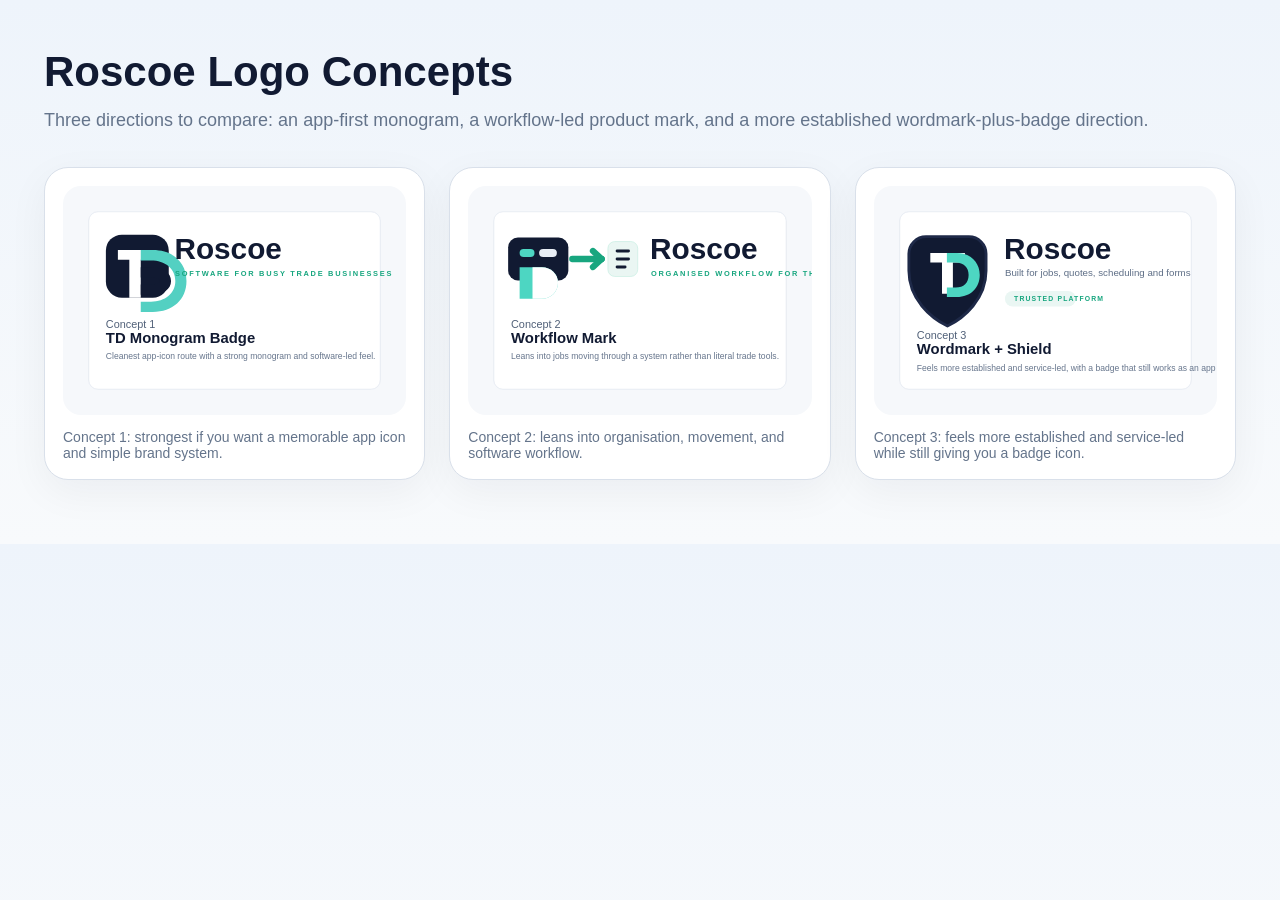
<file: public/logo-concepts/index.html>
<!doctype html>
<html lang="en">
  <head>
    <meta charset="UTF-8" />
    <meta name="viewport" content="width=device-width, initial-scale=1.0" />
    <title>Roscoe Logo Concepts</title>
    <style>
      :root {
        --bg: #f3f6fb;
        --card: #ffffff;
        --text: #111a32;
        --muted: #64748b;
        --border: #d9e0ea;
      }
      * { box-sizing: border-box; }
      body {
        margin: 0;
        font-family: Inter, Arial, sans-serif;
        background: linear-gradient(180deg, #eef4fb 0%, #f8fafc 100%);
        color: var(--text);
      }
      .wrap {
        max-width: 1240px;
        margin: 0 auto;
        padding: 48px 24px 64px;
      }
      h1 {
        margin: 0 0 10px;
        font-size: 42px;
      }
      p.lead {
        margin: 0 0 32px;
        color: var(--muted);
        font-size: 18px;
        line-height: 1.6;
      }
      .grid {
        display: grid;
        gap: 24px;
      }
      .card {
        background: var(--card);
        border: 1px solid var(--border);
        border-radius: 24px;
        padding: 18px;
        box-shadow: 0 12px 40px rgba(15, 23, 42, 0.05);
      }
      .card img {
        width: 100%;
        display: block;
        border-radius: 18px;
      }
      .meta {
        margin-top: 14px;
        color: var(--muted);
        font-size: 14px;
      }
      @media (min-width: 900px) {
        .grid { grid-template-columns: repeat(3, 1fr); }
      }
    </style>
  </head>
  <body>
    <div class="wrap">
      <h1>Roscoe Logo Concepts</h1>
      <p class="lead">Three directions to compare: an app-first monogram, a workflow-led product mark, and a more established wordmark-plus-badge direction.</p>
      <div class="grid">
        <div class="card">
          <img src="./td-monogram.svg" alt="Roscoe monogram concept" />
          <div class="meta">Concept 1: strongest if you want a memorable app icon and simple brand system.</div>
        </div>
        <div class="card">
          <img src="./workflow-mark.svg" alt="Roscoe workflow mark concept" />
          <div class="meta">Concept 2: leans into organisation, movement, and software workflow.</div>
        </div>
        <div class="card">
          <img src="./wordmark-shield.svg" alt="Roscoe wordmark and shield concept" />
          <div class="meta">Concept 3: feels more established and service-led while still giving you a badge icon.</div>
        </div>
      </div>
    </div>
  </body>
  </html>
</file>
